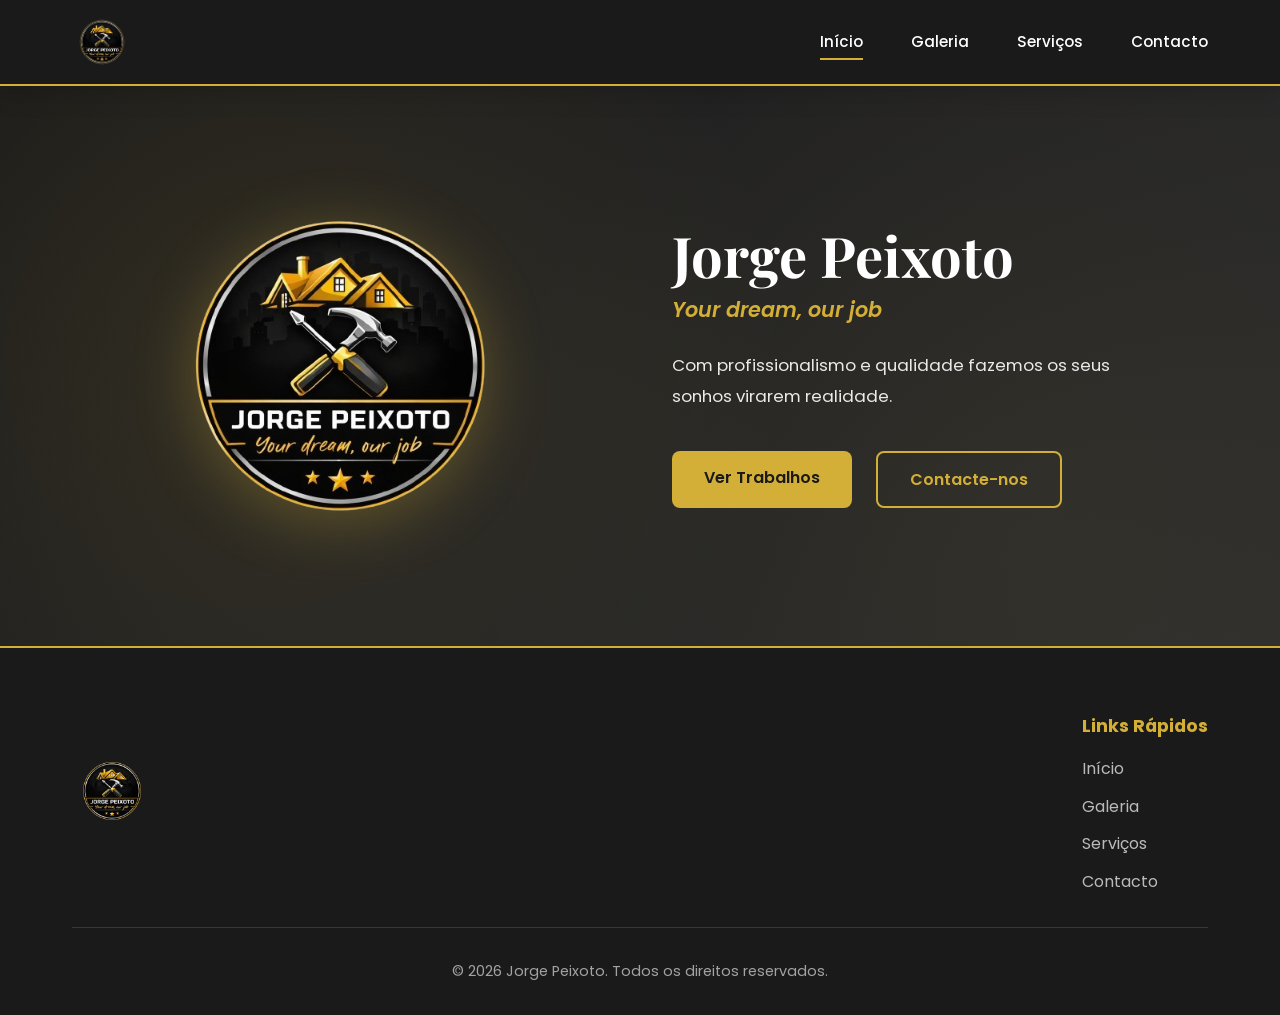
<file: index.html>
<!DOCTYPE html>
<html lang="pt-PT">
<head>
    <meta charset="UTF-8">
    <meta name="viewport" content="width=device-width, initial-scale=1.0">
    <title>Jorge Peixoto - Remodelações</title>
    <link rel="stylesheet" href="css/style.css">
    <link rel="preconnect" href="https://fonts.googleapis.com">
    <link rel="preconnect" href="https://fonts.gstatic.com" crossorigin>
    <link href="https://fonts.googleapis.com/css2?family=Playfair+Display:wght@600;700&family=Poppins:wght@300;400;500;600;700&display=swap" rel="stylesheet">
</head>
<body>
    <!-- Navigation -->
    <nav class="navbar">
        <div class="nav-container">
            <a href="index.html" class="nav-logo">
                <img src="images/logo.png" alt="Jorge Peixoto Logo" class="logo-img">
            </a>
            <ul class="nav-menu" id="navMenu">
                <li><a href="index.html" class="nav-link active">Início</a></li>
                <li><a href="galeria.html" class="nav-link">Galeria</a></li>
                <li><a href="servicos.html" class="nav-link">Serviços</a></li>
                <li><a href="contacto.html" class="nav-link">Contacto</a></li>
            </ul>
            <div class="hamburger" id="hamburger">
                <span></span>
                <span></span>
                <span></span>
            </div>
        </div>
    </nav>

    <!-- Hero Section -->
    <section class="hero">
        <div class="hero-content">
            <div class="hero-logo">
                <img src="images/logo.png" alt="Jorge Peixoto" class="hero-logo-img">
            </div>
            <div class="hero-text">
                <h1>Jorge Peixoto</h1>
                <p class="tagline">Your dream, our job</p>
                <p class="description">Com profissionalismo e qualidade fazemos os seus sonhos virarem realidade.</p>
                <div class="hero-buttons">
                    <a href="galeria.html" class="btn btn-primary">Ver Trabalhos</a>
                    <a href="contacto.html" class="btn btn-secondary">Contacte-nos</a>
                </div>
            </div>
        </div>
    </section>



    <!-- Footer -->
    <footer class="footer">
        <div class="container">
            <div class="footer-content">
                <div class="footer-section">
                    <img src="images/logo.png" alt="Jorge Peixoto" class="footer-logo">
                </div>
                <div class="footer-section">
                    <h4>Links Rápidos</h4>
                    <ul>
                        <li><a href="index.html">Início</a></li>
                        <li><a href="galeria.html">Galeria</a></li>
                        <li><a href="servicos.html">Serviços</a></li>
                        <li><a href="contacto.html">Contacto</a></li>
                    </ul>
                </div>

            </div>
            <div class="footer-bottom">
                <p>&copy; 2026 Jorge Peixoto. Todos os direitos reservados.</p>
            </div>
        </div>
    </footer>

    <script src="js/script.js"></script>
</body>
</html>
</file>
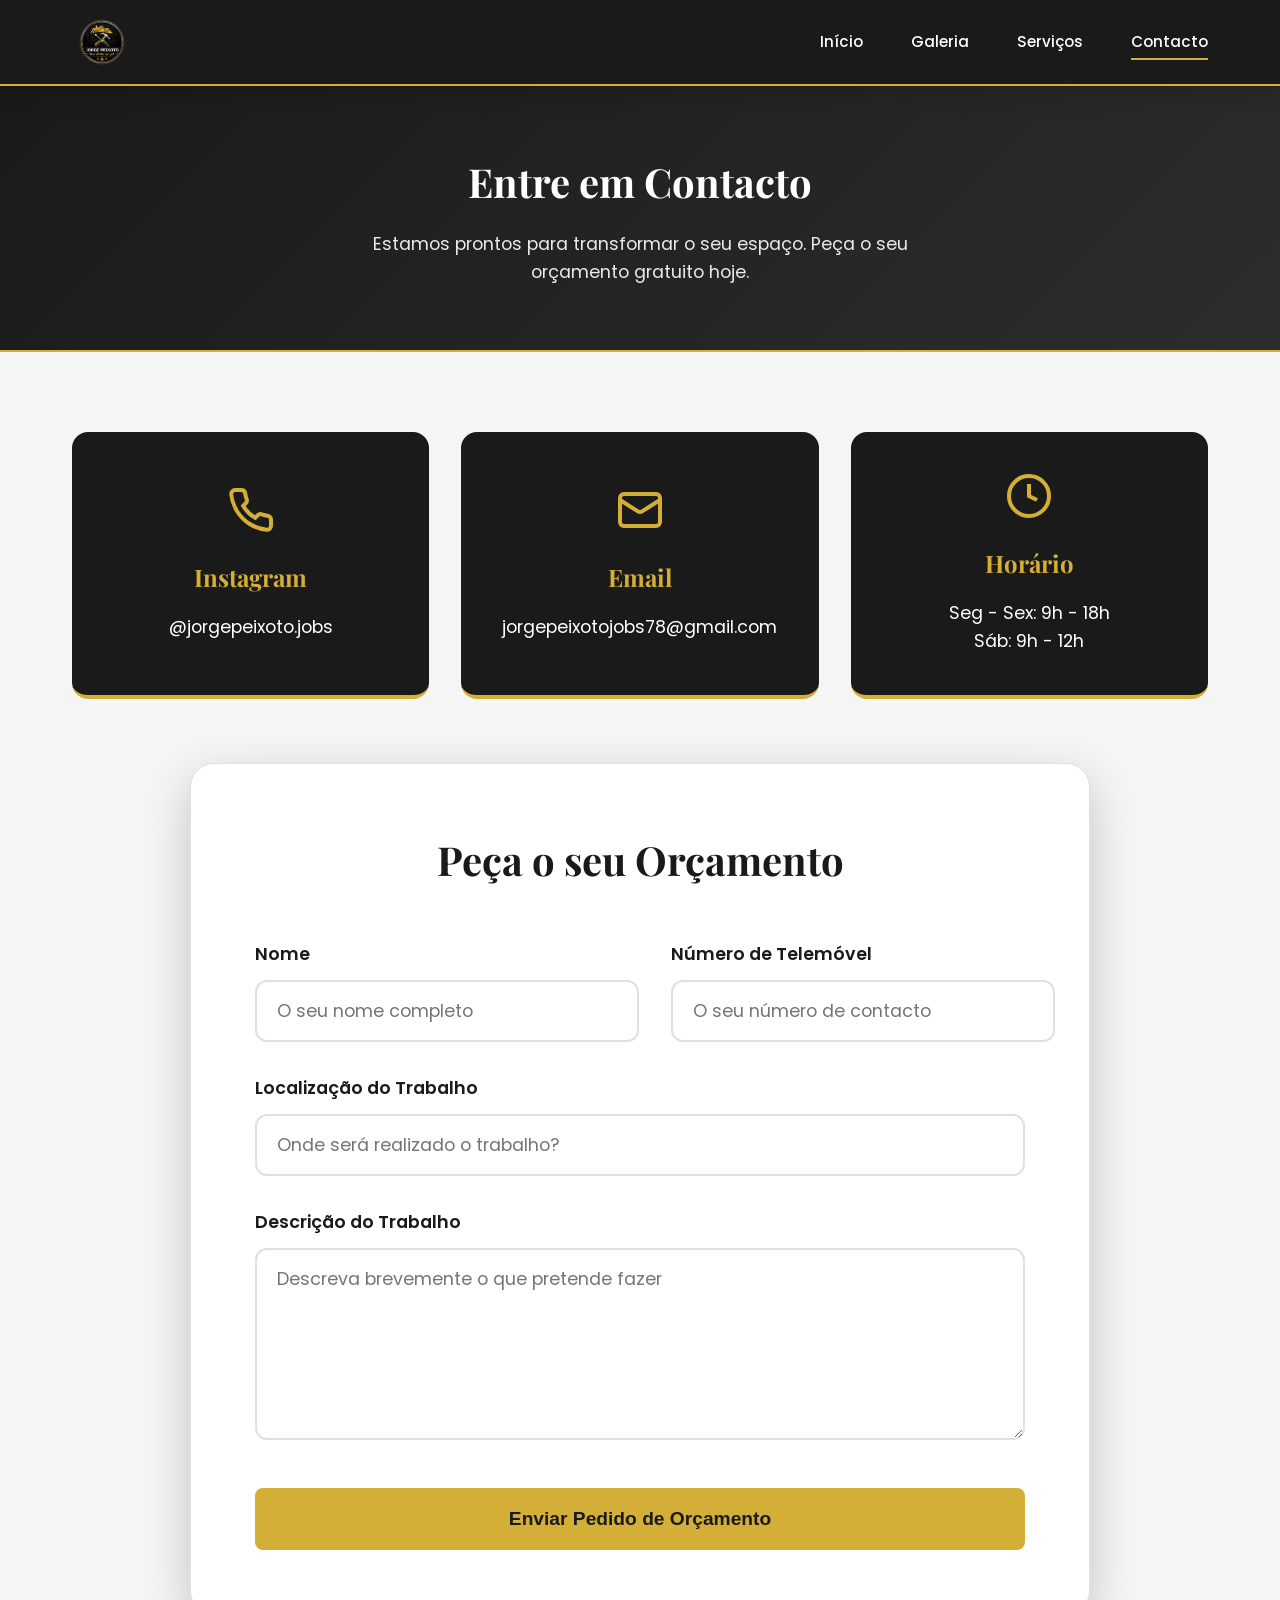
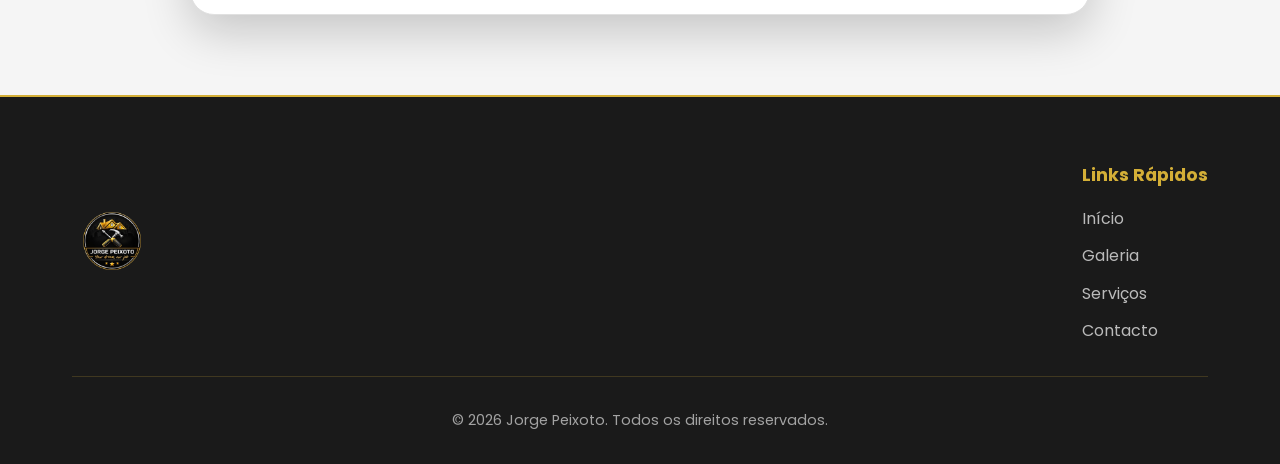
<file: contacto.html>
<!DOCTYPE html>
<html lang="pt-PT">
<head>
    <meta charset="UTF-8">
    <meta name="viewport" content="width=device-width, initial-scale=1.0">
    <title>Contacto - Jorge Peixoto</title>
    <link rel="stylesheet" href="css/style.css">
    <link rel="preconnect" href="https://fonts.googleapis.com">
    <link rel="preconnect" href="https://fonts.gstatic.com" crossorigin>
    <link href="https://fonts.googleapis.com/css2?family=Playfair+Display:wght@600;700&family=Poppins:wght@300;400;500;600;700&display=swap" rel="stylesheet">
</head>
<body>
    <!-- Navigation -->
    <nav class="navbar">
        <div class="nav-container">
            <a href="index.html" class="nav-logo">
                <img src="images/logo.png" alt="Jorge Peixoto Logo" class="logo-img">
            </a>
            <ul class="nav-menu" id="navMenu">
                <li><a href="index.html" class="nav-link">Início</a></li>
                <li><a href="galeria.html" class="nav-link">Galeria</a></li>
                <li><a href="servicos.html" class="nav-link">Serviços</a></li>
                <li><a href="contacto.html" class="nav-link active">Contacto</a></li>
            </ul>
            <div class="hamburger" id="hamburger">
                <span></span>
                <span></span>
                <span></span>
            </div>
        </div>
    </nav>

    <!-- Page Header -->
    <section class="page-header">
        <div class="container">
            <h1>Entre em Contacto</h1>
            <p>Estamos prontos para transformar o seu espaço. Peça o seu orçamento gratuito hoje.</p>
        </div>
    </section>

    <!-- Contact Section -->
    <section class="contact-section-new">
        <div class="container">
            <!-- Contact Info Cards -->
            <div class="contact-info-grid">
                <div class="info-card">
                    <div class="info-icon">
                        <svg viewBox="0 0 24 24" fill="none" stroke="currentColor" stroke-width="2">
                            <path d="M22 16.92v3a2 2 0 0 1-2.18 2 19.79 19.79 0 0 1-8.63-3.07 19.5 19.5 0 0 1-6-6 19.79 19.79 0 0 1-3.07-8.67A2 2 0 0 1 4.11 2h3a2 2 0 0 1 2 1.72 12.84 12.84 0 0 0 .7 2.81 2 2 0 0 1-.45 2.11L8.09 9.91a16 16 0 0 0 6 6l1.27-1.27a2 2 0 0 1 2.11-.45 12.84 12.84 0 0 0 2.81.7A2 2 0 0 1 22 16.92z"/>
                        </svg>
                    </div>
                    <h3>Instagram</h3>
                    <a href="https://www.instagram.com/jorgepeixoto.jobs" target="_blank">@jorgepeixoto.jobs</a>
                </div>
                <div class="info-card">
                    <div class="info-icon">
                        <svg viewBox="0 0 24 24" fill="none" stroke="currentColor" stroke-width="2">
                            <rect x="2" y="4" width="20" height="16" rx="2"/>
                            <path d="m22 7-8.97 5.7a1.94 1.94 0 0 1-2.06 0L2 7"/>
                        </svg>
                    </div>
                    <h3>Email</h3>
                    <a href="mailto:jorgepeixotojobs78@gmail.com">jorgepeixotojobs78@gmail.com</a>
                </div>
                <div class="info-card">
                    <div class="info-icon">
                        <svg viewBox="0 0 24 24" fill="none" stroke="currentColor" stroke-width="2">
                            <circle cx="12" cy="12" r="10"/>
                            <polyline points="12 6 12 12 16 14"/>
                        </svg>
                    </div>
                    <h3>Horário</h3>
                    <p>Seg - Sex: 9h - 18h<br>Sáb: 9h - 12h</p>
                </div>
            </div>

            <!-- Centered Form -->
            <div class="form-container-centered">
                <h2>Peça o seu Orçamento</h2>
                <form action="https://formspree.io/f/xojglyzo" method="POST" class="contact-form-large" id="contactForm">
                    <!-- Dynamic Subject Line for Formspree -->
                    <input type="hidden" name="_subject" id="emailSubject" value="Novo Pedido de Orçamento">
                    
                    <div class="form-row">
                        <div class="form-group">
                            <label for="name">Nome</label>
                            <input type="text" id="name" name="Nome" placeholder="O seu nome completo" required>
                        </div>
                        <div class="form-group">
                            <label for="phone">Número de Telemóvel</label>
                            <input type="tel" id="phone" name="Telefone" placeholder="O seu número de contacto" required>
                        </div>
                    </div>
                    <div class="form-group">
                        <label for="location">Localização do Trabalho</label>
                        <input type="text" id="location" name="Localizacao" placeholder="Onde será realizado o trabalho?" required>
                    </div>
                    <div class="form-group">
                        <label for="description">Descrição do Trabalho</label>
                        <textarea id="description" name="Descricao" rows="6" placeholder="Descreva brevemente o que pretende fazer" required></textarea>
                    </div>
                    <!-- Honeypot for spam filtration -->
                    <input type="text" name="_gotcha" style="display:none">
                    <button type="submit" class="btn btn-primary btn-large">Enviar Pedido de Orçamento</button>
                </form>
            </div>
        </div>
    </section>

    <!-- Footer -->
    <footer class="footer">
        <div class="container">
            <div class="footer-content">
                <div class="footer-section">
                    <img src="images/logo.png" alt="Jorge Peixoto" class="footer-logo">
                </div>
                <div class="footer-section">
                    <h4>Links Rápidos</h4>
                    <ul>
                        <li><a href="index.html">Início</a></li>
                        <li><a href="galeria.html">Galeria</a></li>
                        <li><a href="servicos.html">Serviços</a></li>
                        <li><a href="contacto.html">Contacto</a></li>
                    </ul>
                </div>
            </div>
            <div class="footer-bottom">
                <p>&copy; 2026 Jorge Peixoto. Todos os direitos reservados.</p>
            </div>
        </div>
    </footer>

    <script src="js/script.js"></script>
</body>
</html>
</file>
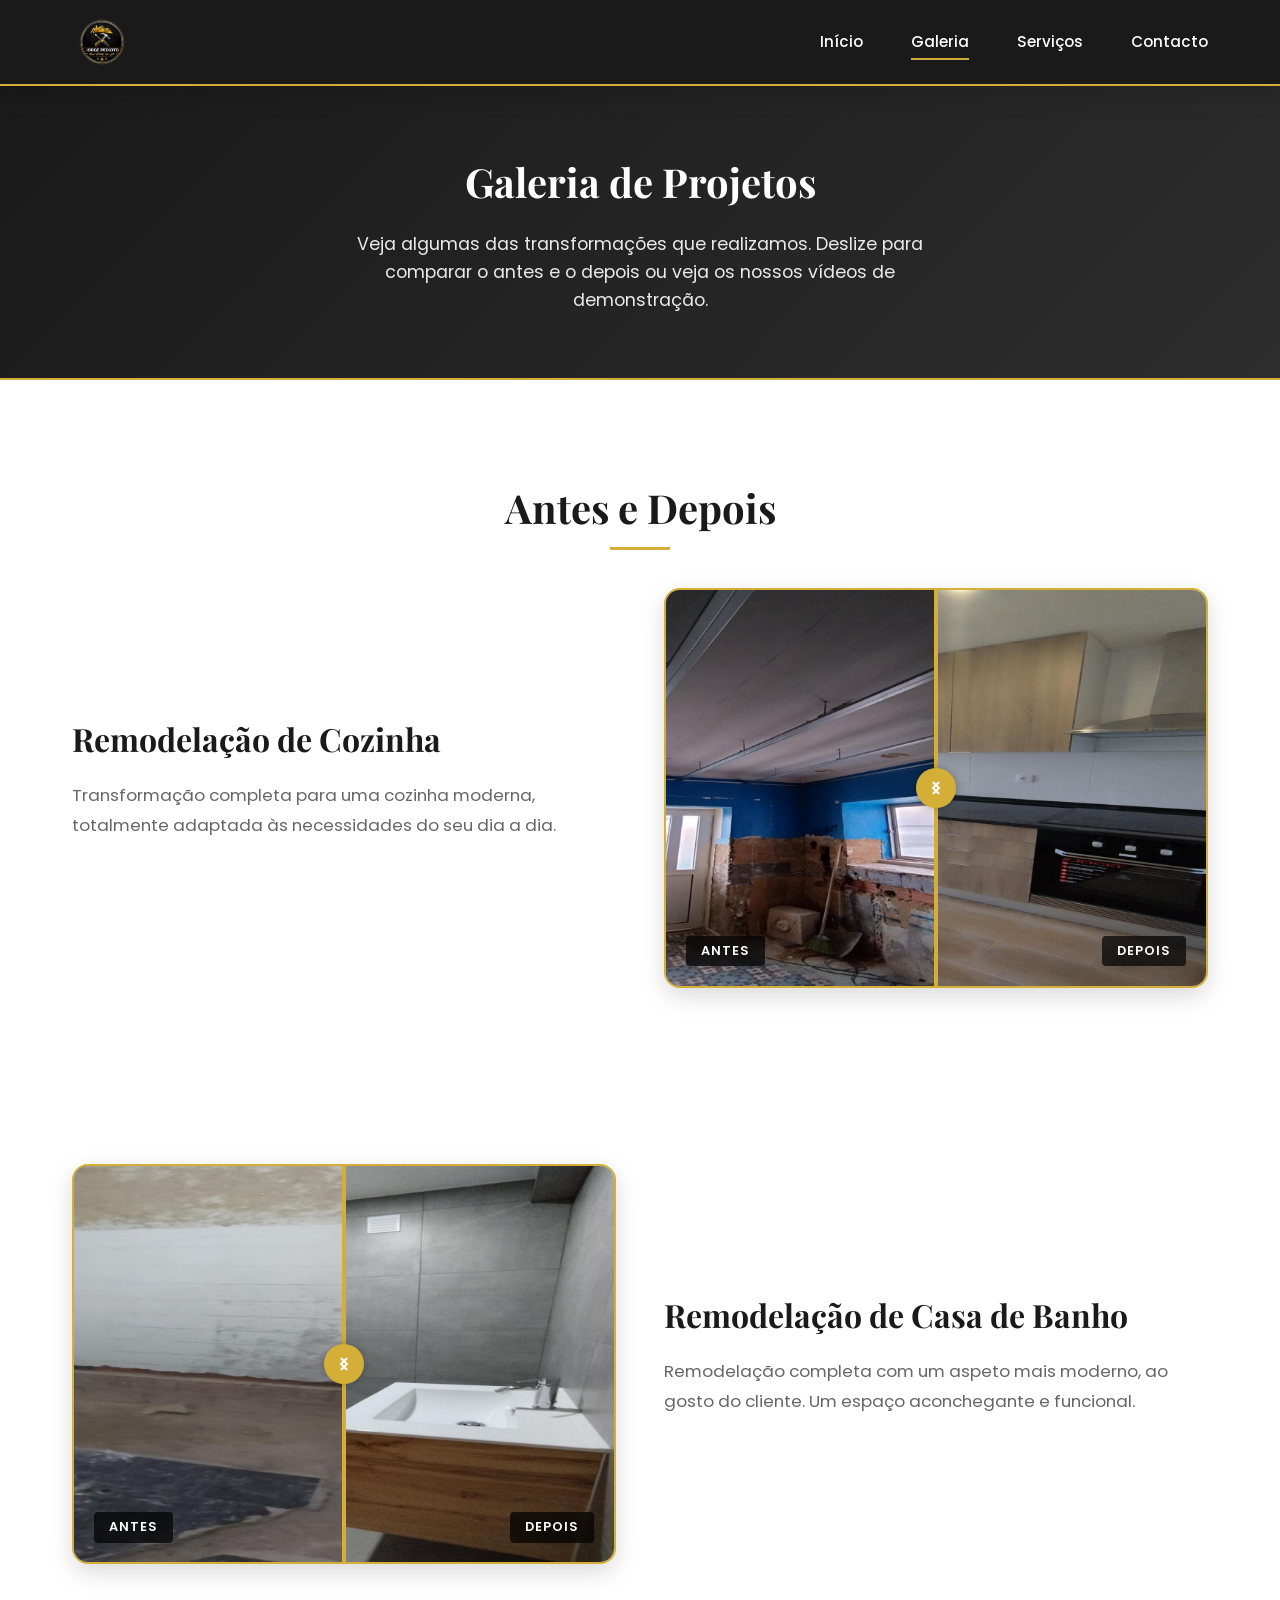
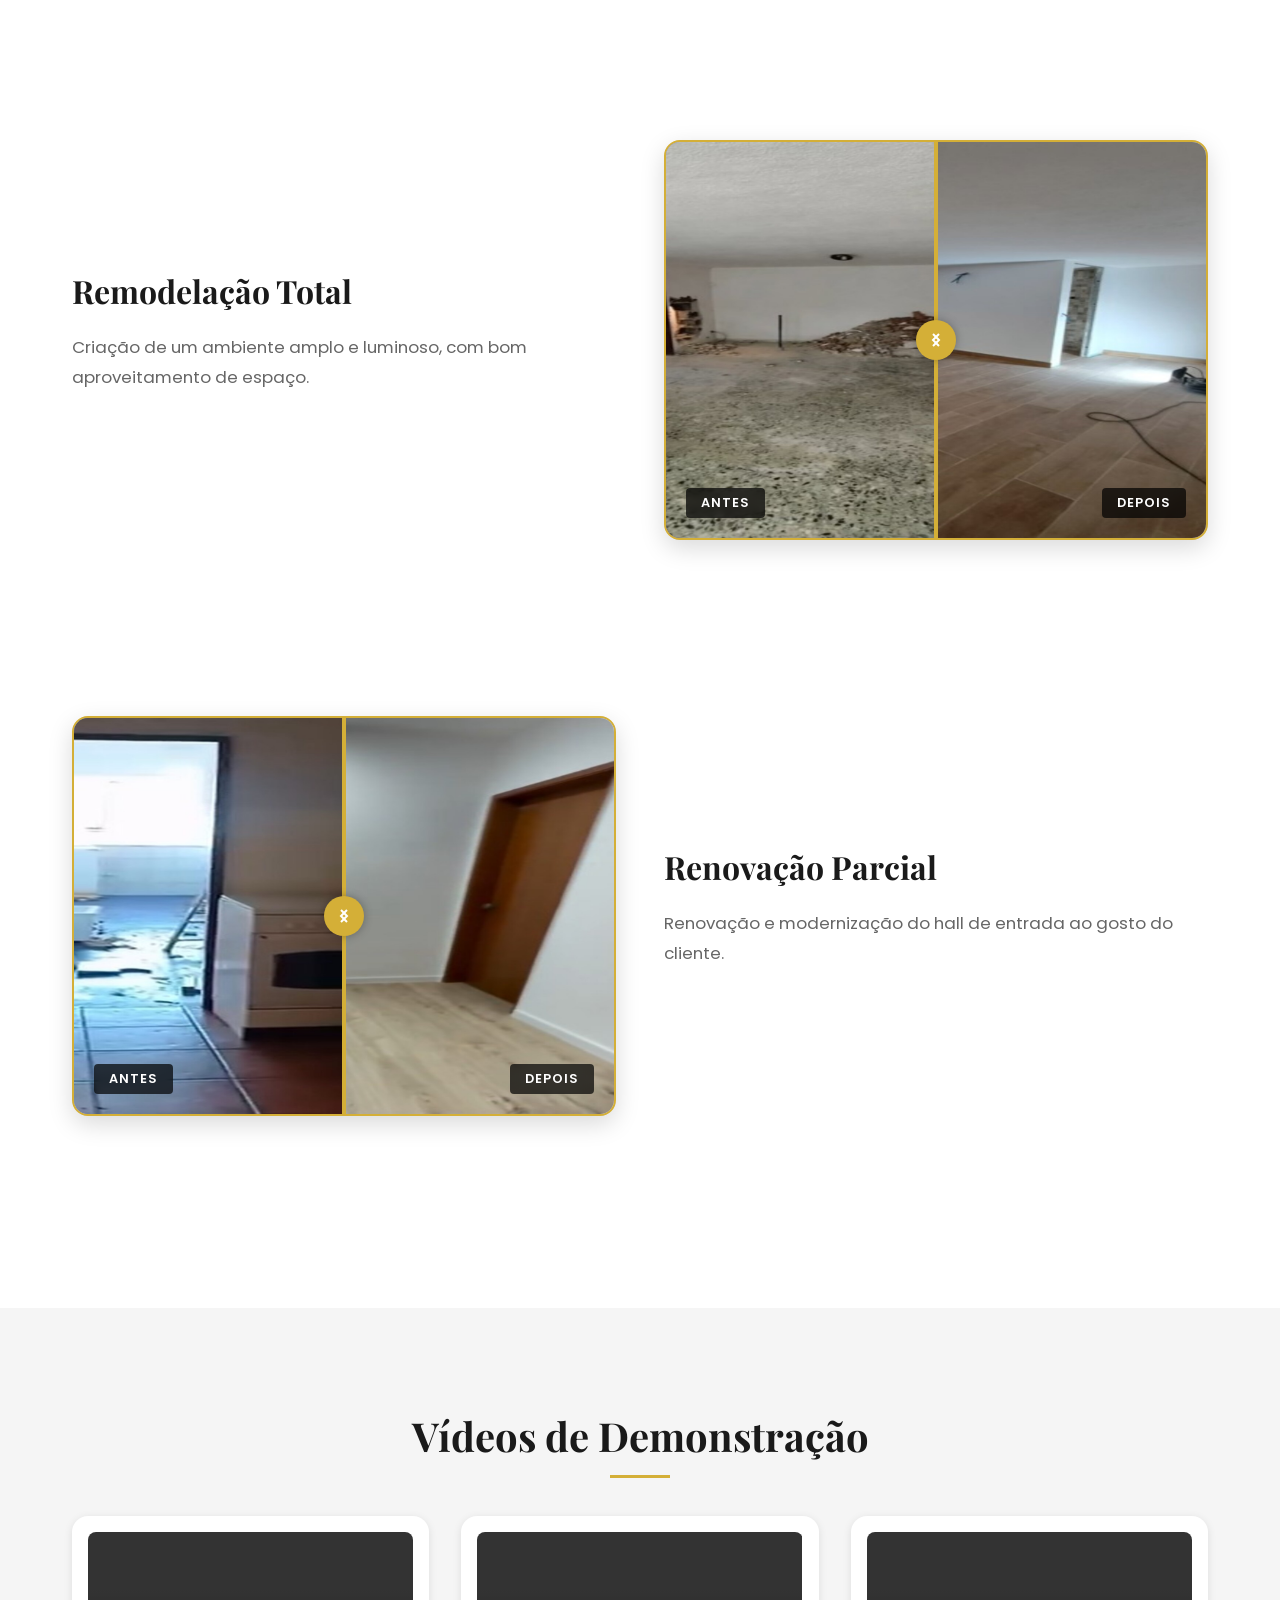
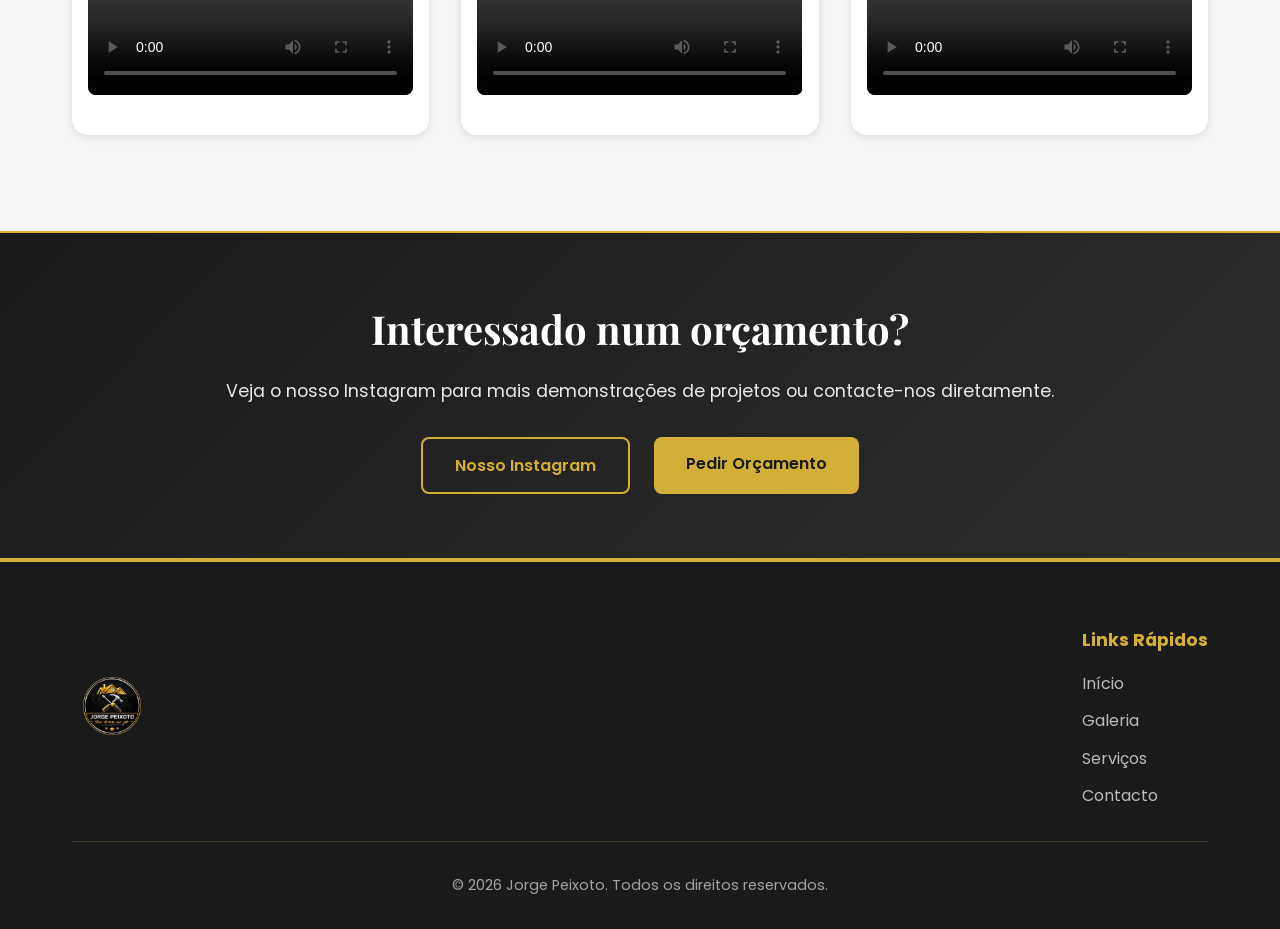
<file: galeria.html>
<!DOCTYPE html>
<html lang="pt-PT">
<head>
    <meta charset="UTF-8">
    <meta name="viewport" content="width=device-width, initial-scale=1.0">
    <title>Galeria - Jorge Peixoto</title>
    <link rel="stylesheet" href="css/style.css">
    <link rel="preconnect" href="https://fonts.googleapis.com">
    <link rel="preconnect" href="https://fonts.gstatic.com" crossorigin>
    <link href="https://fonts.googleapis.com/css2?family=Playfair+Display:wght@600;700&family=Poppins:wght@300;400;500;600;700&display=swap" rel="stylesheet">
</head>
<body>
    <!-- Navigation -->
    <nav class="navbar">
        <div class="nav-container">
            <a href="index.html" class="nav-logo">
                <img src="images/logo.png" alt="Jorge Peixoto Logo" class="logo-img">
            </a>
            <ul class="nav-menu" id="navMenu">
                <li><a href="index.html" class="nav-link">Início</a></li>
                <li><a href="galeria.html" class="nav-link active">Galeria</a></li>
                <li><a href="servicos.html" class="nav-link">Serviços</a></li>
                <li><a href="contacto.html" class="nav-link">Contacto</a></li>
            </ul>
            <div class="hamburger" id="hamburger">
                <span></span>
                <span></span>
                <span></span>
            </div>
        </div>
    </nav>

    <!-- Page Header -->
    <section class="page-header">
        <div class="container">
            <h1>Galeria de Projetos</h1>
            <p>Veja algumas das transformações que realizamos. Deslize para comparar o antes e o depois ou veja os nossos vídeos de demonstração.</p>
        </div>
    </section>

    <!-- Gallery Section - Images -->
    <section class="gallery">
        <div class="container">
            <h2 class="section-title">Antes e Depois</h2>
            <div class="gallery-grid">
                
                <!-- Project 1: Kitchen -->
                <div class="gallery-item">
                    <div class="gallery-text">
                        <h3>Remodelação de Cozinha</h3>
                        <p>Transformação completa para uma cozinha moderna, totalmente adaptada às necessidades do seu dia a dia.</p>
                    </div>
                    <div class="before-after-slider" id="slider1">
                        <img src="images/kitchen-after.jpg" alt="Depois" class="slider-after">
                        <div class="slider-before-container">
                            <img src="images/kitchen-before.jpg" alt="Antes" class="slider-before">
                        </div>
                        <div class="slider-handle">
                            <div class="slider-thumb">
                                <svg width="24" height="24" viewBox="0 0 24 24" fill="none" stroke="white" stroke-width="2">
                                    <polyline points="15 18 9 12 15 6"></polyline>
                                    <polyline points="9 18 15 12 9 6"></polyline>
                                </svg>
                            </div>
                        </div>
                        <span class="slider-label before">Antes</span>
                        <span class="slider-label after">Depois</span>
                    </div>
                </div>

                <!-- Project 2: Bathroom -->
                <div class="gallery-item reverse">
                    <div class="gallery-text">
                        <h3>Remodelação de Casa de Banho</h3>
                        <p>Remodelação completa com um aspeto mais moderno, ao gosto do cliente. Um espaço aconchegante e funcional.</p>
                    </div>
                    <div class="before-after-slider" id="slider2">
                        <img src="images/bathroom-after.jpg" alt="Depois" class="slider-after">
                        <div class="slider-before-container">
                            <img src="images/bathroom-before.jpg" alt="Antes" class="slider-before">
                        </div>
                        <div class="slider-handle">
                            <div class="slider-thumb">
                                <svg width="24" height="24" viewBox="0 0 24 24" fill="none" stroke="white" stroke-width="2">
                                    <polyline points="15 18 9 12 15 6"></polyline>
                                    <polyline points="9 18 15 12 9 6"></polyline>
                                </svg>
                            </div>
                        </div>
                        <span class="slider-label before">Antes</span>
                        <span class="slider-label after">Depois</span>
                    </div>
                </div>

                <!-- Project 3: Living Room -->
                <div class="gallery-item">
                    <div class="gallery-text">
                        <h3>Remodelação Total</h3>
                        <p>Criação de um ambiente amplo e luminoso, com bom aproveitamento de espaço.</p>
                    </div>
                    <div class="before-after-slider" id="slider3">
                        <img src="images/living-room-after.jpg" alt="Depois" class="slider-after">
                        <div class="slider-before-container">
                            <img src="images/living-room-before.jpg" alt="Antes" class="slider-before">
                        </div>
                        <div class="slider-handle">
                            <div class="slider-thumb">
                                <svg width="24" height="24" viewBox="0 0 24 24" fill="none" stroke="white" stroke-width="2">
                                    <polyline points="15 18 9 12 15 6"></polyline>
                                    <polyline points="9 18 15 12 9 6"></polyline>
                                </svg>
                            </div>
                        </div>
                        <span class="slider-label before">Antes</span>
                        <span class="slider-label after">Depois</span>
                    </div>
                </div>

                <!-- Project 4: Bedroom -->
                <div class="gallery-item reverse">
                    <div class="gallery-text">
                        <h3>Renovação Parcial</h3>
                        <p>Renovação e modernização do hall de entrada ao gosto do cliente.</p>
                    </div>
                    <div class="before-after-slider" id="slider4">
                        <img src="images/bedroom-after.jpg" alt="Depois" class="slider-after">
                        <div class="slider-before-container">
                            <img src="images/bedroom-before.jpg" alt="Antes" class="slider-before">
                        </div>
                        <div class="slider-handle">
                            <div class="slider-thumb">
                                <svg width="24" height="24" viewBox="0 0 24 24" fill="none" stroke="white" stroke-width="2">
                                    <polyline points="15 18 9 12 15 6"></polyline>
                                    <polyline points="9 18 15 12 9 6"></polyline>
                                </svg>
                            </div>
                        </div>
                        <span class="slider-label before">Antes</span>
                        <span class="slider-label after">Depois</span>
                    </div>
                </div>

            </div>
        </div>
    </section>

    <!-- Gallery Section - Videos -->
    <section class="video-gallery">
        <div class="container">
            <h2 class="section-title">Vídeos de Demonstração</h2>
            <div class="video-grid">
                <div class="video-item">
                    <video controls>
                        <source src="videos/renovation1.mp4" type="video/mp4">
                        O seu navegador não suporta vídeos.
                    </video>
                </div>
                <div class="video-item">
                    <video controls>
                        <source src="videos/renovation2.mp4" type="video/mp4">
                        O seu navegador não suporta vídeos.
                    </video>
                </div>
                <div class="video-item">
                    <video controls>
                        <source src="videos/renovation3.mp4" type="video/mp4">
                        O seu navegador não suporta vídeos.
                    </video>
                </div>
            </div>
        </div>
    </section>

    <!-- CTA Section -->
    <section class="cta-section">
        <div class="container">
            <h2>Interessado num orçamento?</h2>
            <p>Veja o nosso Instagram para mais demonstrações de projetos ou contacte-nos diretamente.</p>
            <div class="cta-buttons">
                <a href="https://www.instagram.com/jorgepeixoto.jobs" target="_blank" class="btn btn-secondary">Nosso Instagram</a>
                <a href="contacto.html" class="btn btn-primary">Pedir Orçamento</a>
            </div>
        </div>
    </section>

    <!-- Footer -->
    <footer class="footer">
        <div class="container">
            <div class="footer-content">
                <div class="footer-section">
                    <img src="images/logo.png" alt="Jorge Peixoto" class="footer-logo">
                </div>
                <div class="footer-section">
                    <h4>Links Rápidos</h4>
                    <ul>
                        <li><a href="index.html">Início</a></li>
                        <li><a href="galeria.html">Galeria</a></li>
                        <li><a href="servicos.html">Serviços</a></li>
                        <li><a href="contacto.html">Contacto</a></li>
                    </ul>
                </div>
            </div>
            <div class="footer-bottom">
                <p>&copy; 2026 Jorge Peixoto. Todos os direitos reservados.</p>
            </div>
        </div>
    </footer>

    <script src="js/script.js"></script>
</body>
</html>
</file>
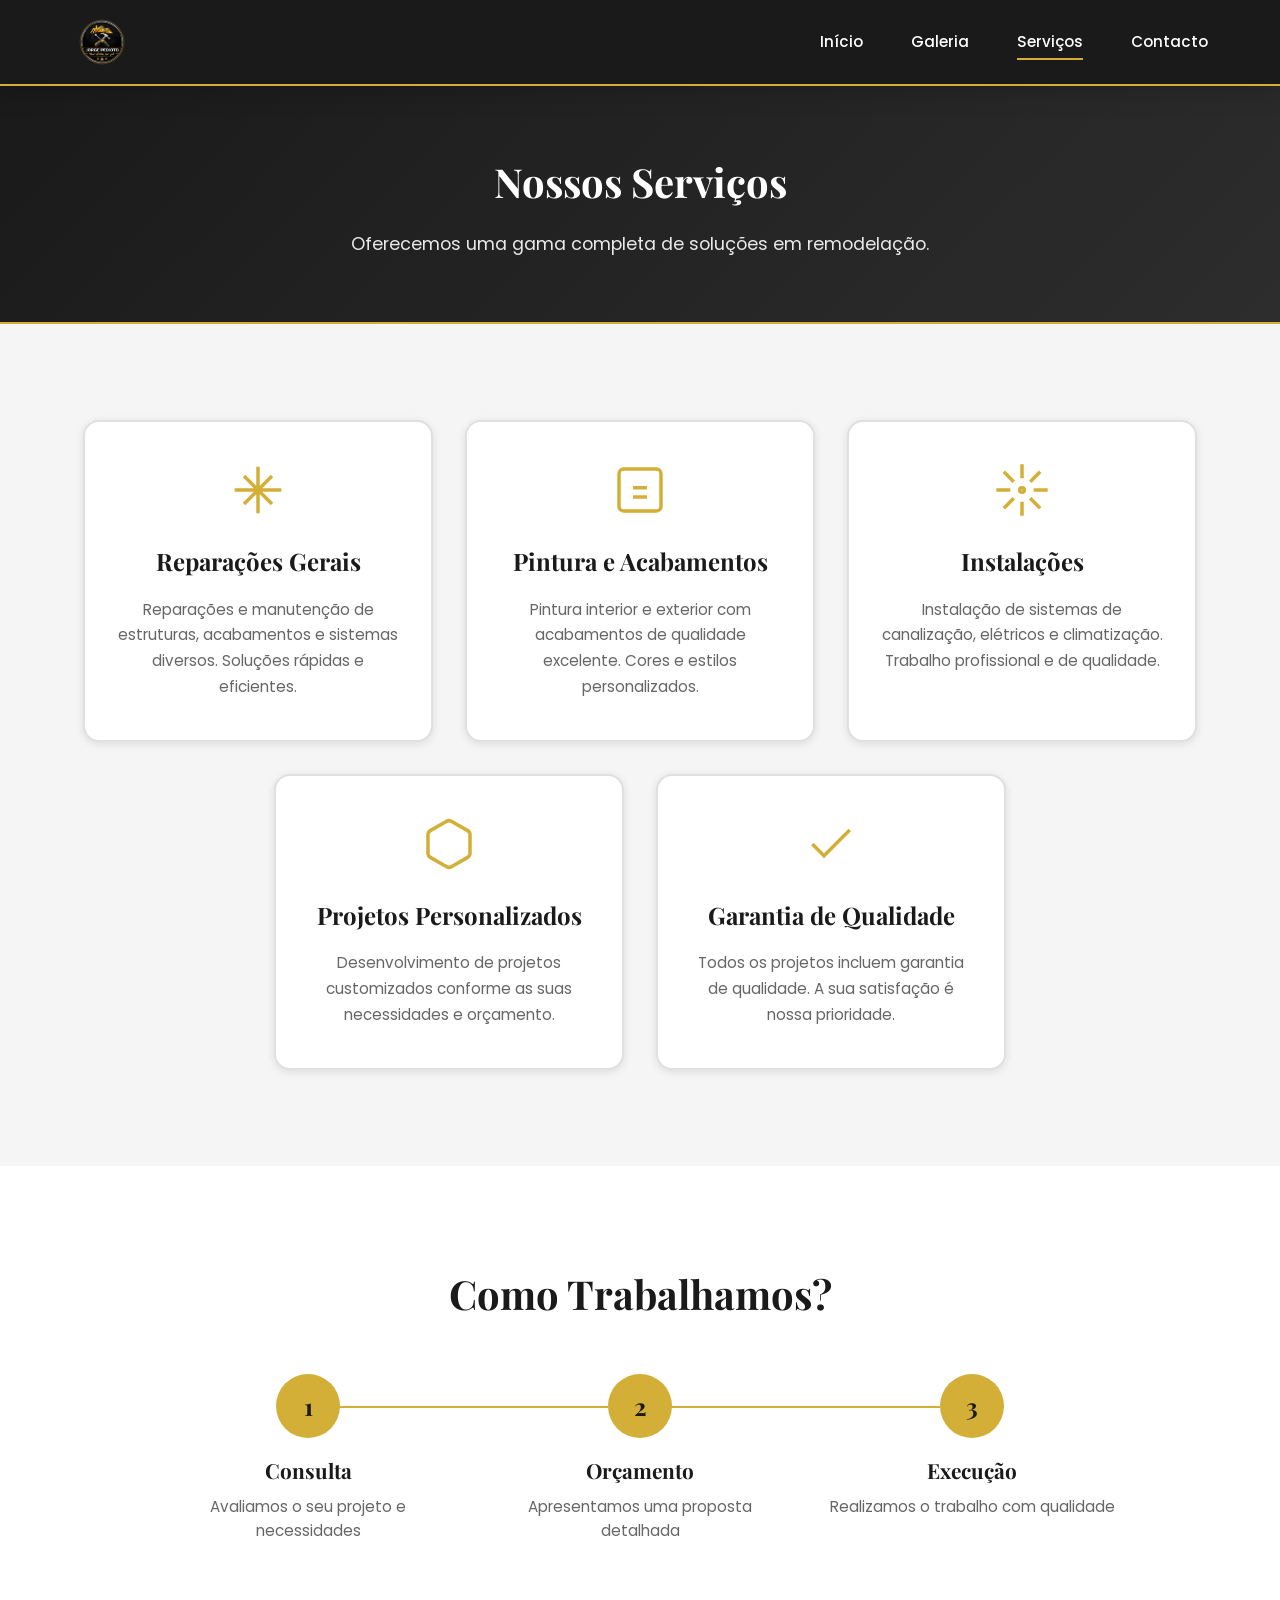
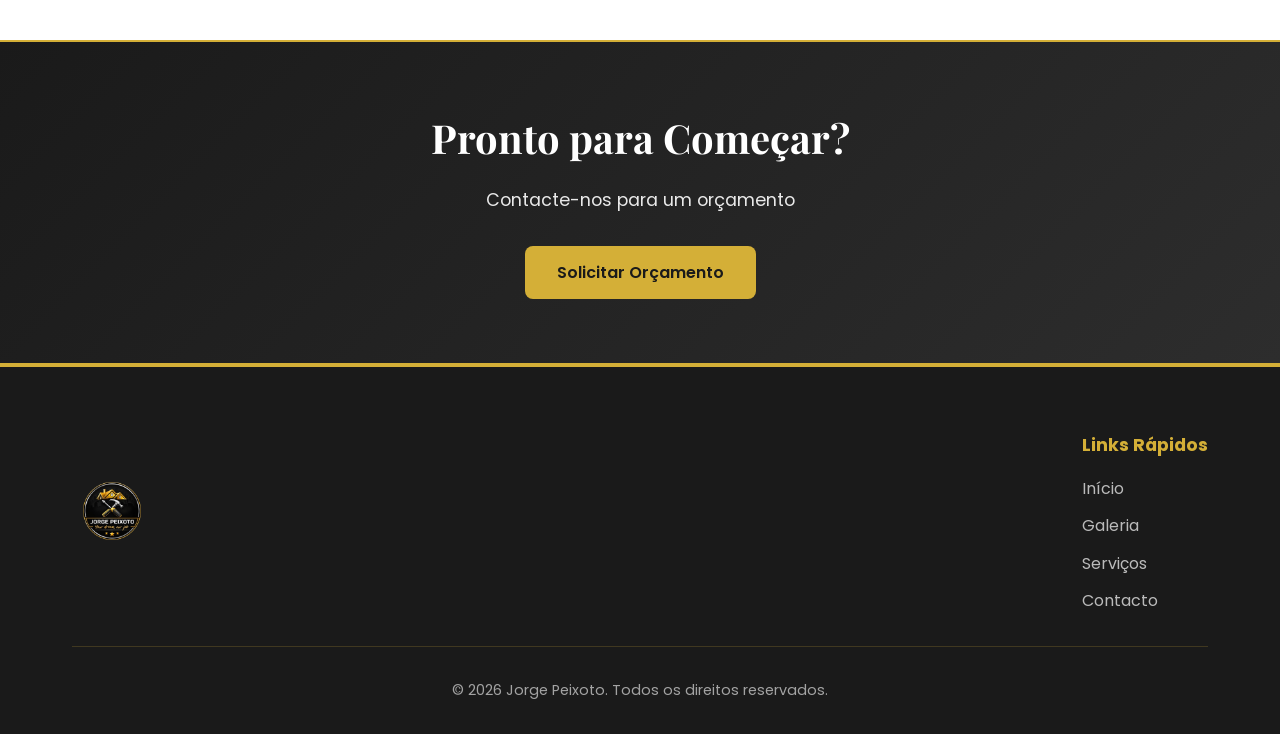
<file: servicos.html>
<!DOCTYPE html>
<html lang="pt-PT">
<head>
    <meta charset="UTF-8">
    <meta name="viewport" content="width=device-width, initial-scale=1.0">
    <title>Serviços - Jorge Peixoto</title>
    <link rel="stylesheet" href="css/style.css">
    <link rel="preconnect" href="https://fonts.googleapis.com">
    <link rel="preconnect" href="https://fonts.gstatic.com" crossorigin>
    <link href="https://fonts.googleapis.com/css2?family=Playfair+Display:wght@600;700&family=Poppins:wght@300;400;500;600;700&display=swap" rel="stylesheet">
</head>
<body>
    <!-- Navigation -->
    <nav class="navbar">
        <div class="nav-container">
            <a href="index.html" class="nav-logo">
                <img src="images/logo.png" alt="Jorge Peixoto Logo" class="logo-img">
            </a>
            <ul class="nav-menu" id="navMenu">
                <li><a href="index.html" class="nav-link">Início</a></li>
                <li><a href="galeria.html" class="nav-link">Galeria</a></li>
                <li><a href="servicos.html" class="nav-link active">Serviços</a></li>
                <li><a href="contacto.html" class="nav-link">Contacto</a></li>
            </ul>
            <div class="hamburger" id="hamburger">
                <span></span>
                <span></span>
                <span></span>
            </div>
        </div>
    </nav>

    <!-- Page Header -->
    <section class="page-header">
        <div class="container">
            <h1>Nossos Serviços</h1>
            <p>Oferecemos uma gama completa de soluções em remodelação.</p>
        </div>
    </section>

    <!-- Services Section -->
    <section class="services">
        <div class="container">
            <div class="services-grid">
                <div class="service-card">
                    <div class="service-icon">
                        <svg viewBox="0 0 24 24" fill="none" stroke="currentColor" stroke-width="2">
                            <path d="M12 2v20M2 12h20M6 6l12 12M18 6l-12 12"/>
                        </svg>
                    </div>
                    <h3>Reparações Gerais</h3>
                    <p>Reparações e manutenção de estruturas, acabamentos e sistemas diversos. Soluções rápidas e eficientes.</p>
                </div>

                <div class="service-card">
                    <div class="service-icon">
                        <svg viewBox="0 0 24 24" fill="none" stroke="currentColor" stroke-width="2">
                            <rect x="3" y="3" width="18" height="18" rx="2"/>
                            <path d="M9 11h6M9 15h6"/>
                        </svg>
                    </div>
                    <h3>Pintura e Acabamentos</h3>
                    <p>Pintura interior e exterior com acabamentos de qualidade excelente. Cores e estilos personalizados.</p>
                </div>

                <div class="service-card">
                    <div class="service-icon">
                        <svg viewBox="0 0 24 24" fill="none" stroke="currentColor" stroke-width="2">
                            <circle cx="12" cy="12" r="1"/>
                            <path d="M12 1v6M12 17v6M4.22 4.22l4.24 4.24M15.54 15.54l4.24 4.24M1 12h6M17 12h6M4.22 19.78l4.24-4.24M15.54 8.46l4.24-4.24"/>
                        </svg>
                    </div>
                    <h3>Instalações</h3>
                    <p>Instalação de sistemas de canalização, elétricos e climatização. Trabalho profissional e de qualidade.</p>
                </div>

                <div class="service-card">
                    <div class="service-icon">
                        <svg viewBox="0 0 24 24" fill="none" stroke="currentColor" stroke-width="2">
                            <path d="M21 16V8a2 2 0 0 0-1-1.73l-7-4a2 2 0 0 0-2 0l-7 4A2 2 0 0 0 3 8v8a2 2 0 0 0 1 1.73l7 4a2 2 0 0 0 2 0l7-4A2 2 0 0 0 21 16z"/>
                        </svg>
                    </div>
                    <h3>Projetos Personalizados</h3>
                    <p>Desenvolvimento de projetos customizados conforme as suas necessidades e orçamento.</p>
                </div>

                <div class="service-card">
                    <div class="service-icon">
                        <svg viewBox="0 0 24 24" fill="none" stroke="currentColor" stroke-width="2">
                            <polyline points="20 6 9 17 4 12"></polyline>
                        </svg>
                    </div>
                    <h3>Garantia de Qualidade</h3>
                    <p>Todos os projetos incluem garantia de qualidade. A sua satisfação é nossa prioridade.</p>
                </div>

            </div>
        </div>
    </section>

    <!-- Process Section -->
    <section class="process">
        <div class="container">
            <h2>Como Trabalhamos?</h2>
            <div class="process-grid">
                <div class="process-step">
                    <div class="step-number">1</div>
                    <h3>Consulta</h3>
                    <p>Avaliamos o seu projeto e necessidades</p>
                </div>
                <div class="process-step">
                    <div class="step-number">2</div>
                    <h3>Orçamento</h3>
                    <p>Apresentamos uma proposta detalhada</p>
                </div>
                <div class="process-step">
                    <div class="step-number">3</div>
                    <h3>Execução</h3>
                    <p>Realizamos o trabalho com qualidade</p>
                </div>
            </div>
        </div>
    </section>

    <!-- CTA Section -->
    <section class="cta-section">
        <div class="container">
            <h2>Pronto para Começar?</h2>
            <p>Contacte-nos para um orçamento</p>
            <a href="contacto.html" class="btn btn-primary">Solicitar Orçamento</a>
        </div>
    </section>

    <!-- Footer -->
    <footer class="footer">
        <div class="container">
            <div class="footer-content">
                <div class="footer-section">
                    <img src="images/logo.png" alt="Jorge Peixoto" class="footer-logo">
                </div>
                <div class="footer-section">
                    <h4>Links Rápidos</h4>
                    <ul>
                        <li><a href="index.html">Início</a></li>
                        <li><a href="galeria.html">Galeria</a></li>
                        <li><a href="servicos.html">Serviços</a></li>
                        <li><a href="contacto.html">Contacto</a></li>
                    </ul>
                </div>

            </div>
            <div class="footer-bottom">
                <p>&copy; 2026 Jorge Peixoto. Todos os direitos reservados.</p>
            </div>
        </div>
    </footer>

    <script src="js/script.js"></script>
</body>
</html>
</file>
<file: css/style.css>
/* ============================================
   JORGE PEIXOTO - REMODELAÇÕES & CONSTRUÇÃO
   Design Based on Logo: Black + Gold
   ============================================ */

/* Root Variables - Based on Logo Colors */
:root {
    --primary-black: #1a1a1a;
    --primary-dark: #2d2d2d;
    --gold: #d4af37;
    --gold-light: #e8c547;
    --text: #333333;
    --text-light: #666666;
    --text-lighter: #999999;
    --bg-white: #ffffff;
    --bg-light: #f5f5f5;
    --border: #e0e0e0;
    --shadow-sm: 0 2px 8px rgba(0, 0, 0, 0.1);
    --shadow-md: 0 8px 24px rgba(0, 0, 0, 0.15);
    --shadow-lg: 0 16px 48px rgba(0, 0, 0, 0.2);
    
    --font-display: 'Playfair Display', serif;
    --font-body: 'Poppins', sans-serif;
    
    --transition: all 0.3s cubic-bezier(0.4, 0, 0.2, 1);
}

/* ============================================
   RESET & BASE STYLES
   ============================================ */

* {
    margin: 0;
    padding: 0;
    box-sizing: border-box;
}

html {
    scroll-behavior: smooth;
}

body {
    font-family: var(--font-body);
    color: var(--text);
    background-color: var(--bg-white);
    line-height: 1.6;
    overflow-x: hidden;
}

.container {
    max-width: 1200px;
    margin: 0 auto;
    padding: 0 2rem;
}

@media (max-width: 768px) {
    .container {
        padding: 0 1.5rem;
    }
}

@media (max-width: 480px) {
    .container {
        padding: 0 1rem;
    }
}

/* ============================================
   NAVIGATION
   ============================================ */

.navbar {
    position: sticky;
    top: 0;
    z-index: 1000;
    background: var(--primary-black);
    border-bottom: 2px solid var(--gold);
    box-shadow: var(--shadow-md);
    transition: var(--transition);
}

.nav-container {
    max-width: 1200px;
    margin: 0 auto;
    padding: 0.75rem 2rem;
    display: flex;
    justify-content: space-between;
    align-items: center;
}

.nav-logo {
    display: flex;
    align-items: center;
    text-decoration: none;
    cursor: pointer;
}

.logo-img {
    height: 60px;
    width: auto;
    transition: var(--transition);
}

.logo-img:hover {
    transform: scale(1.05);
}

.nav-menu {
    display: flex;
    list-style: none;
    gap: 3rem;
}

.nav-link {
    text-decoration: none;
    color: var(--bg-white);
    font-weight: 500;
    font-size: 0.95rem;
    position: relative;
    transition: var(--transition);
}

.nav-link::after {
    content: '';
    position: absolute;
    bottom: -8px;
    left: 0;
    width: 0;
    height: 2px;
    background: var(--gold);
    transition: var(--transition);
}

.nav-link:hover::after,
.nav-link.active::after {
    width: 100%;
}

.nav-link:hover {
    color: var(--gold);
}

.hamburger {
    display: none;
    flex-direction: column;
    gap: 5px;
    cursor: pointer;
    background: none;
    border: none;
}

.hamburger span {
    width: 25px;
    height: 2px;
    background: var(--gold);
    transition: var(--transition);
    border-radius: 2px;
}

.hamburger.active span:nth-child(1) {
    transform: rotate(45deg) translate(8px, 8px);
}

.hamburger.active span:nth-child(2) {
    opacity: 0;
}

.hamburger.active span:nth-child(3) {
    transform: rotate(-45deg) translate(7px, -7px);
}

@media (max-width: 768px) {
    .nav-menu {
        display: none;
        position: absolute;
        top: 100%;
        left: 0;
        right: 0;
        flex-direction: column;
        gap: 0;
        background: var(--primary-black);
        border-bottom: 2px solid var(--gold);
        padding: 1rem 0;
    }

    .nav-menu.active {
        display: flex;
    }

    .nav-link {
        padding: 1rem 2rem;
        border-bottom: 1px solid var(--gold);
        opacity: 0.8;
        display: block;
        width: 100%;
    }

    .nav-link::after {
        display: none !important;
    }

    /* Remove any slash separators if they exist */
    .nav-menu li::before,
    .nav-menu li::after {
        content: none !important;
        display: none !important;
    }

    .hamburger {
        display: flex;
    }

    .nav-container {
        padding: 0.75rem 1.5rem;
    }
}

/* ============================================
   HERO SECTION
   ============================================ */

.hero {
    position: relative;
    padding: 5rem 0;
    background: linear-gradient(135deg, var(--primary-black) 0%, var(--primary-dark) 100%);
    color: var(--bg-white);
    overflow: hidden;
}

.hero::before {
    content: '';
    position: absolute;
    top: 0;
    left: 0;
    right: 0;
    bottom: 0;
    background: 
        radial-gradient(circle at 20% 50%, rgba(212, 175, 55, 0.1) 0%, transparent 50%),
        radial-gradient(circle at 80% 80%, rgba(212, 175, 55, 0.05) 0%, transparent 50%);
    pointer-events: none;
}

.hero-content {
    display: grid;
    grid-template-columns: 1fr 1fr;
    gap: 4rem;
    align-items: center;
    max-width: 1200px;
    margin: 0 auto;
    padding: 0 2rem;
    position: relative;
    z-index: 1;
}

.hero-logo {
    display: flex;
    align-items: center;
    justify-content: center;
}

.hero-logo-img {
    max-width: 100%;
    height: auto;
    max-height: 400px;
    filter: drop-shadow(0 10px 30px rgba(212, 175, 55, 0.3));
    animation: float 3s ease-in-out infinite;
}

@keyframes float {
    0%, 100% { transform: translateY(0px); }
    50% { transform: translateY(-20px); }
}

.hero-text h1 {
    font-family: var(--font-display);
    font-size: 3.5rem;
    font-weight: 700;
    line-height: 1.1;
    color: var(--bg-white);
    margin-bottom: 0.5rem;
}

.tagline {
    font-size: 1.3rem;
    color: var(--gold);
    font-weight: 600;
    margin-bottom: 1.5rem;
    font-style: italic;
}

.description {
    font-size: 1.05rem;
    color: rgba(255, 255, 255, 0.9);
    line-height: 1.8;
    margin-bottom: 2.5rem;
    max-width: 500px;
}

.hero-buttons {
    display: flex;
    gap: 1.5rem;
    flex-wrap: wrap;
}

.btn {
    padding: 0.875rem 2rem;
    border-radius: 0.5rem;
    text-decoration: none;
    font-weight: 600;
    font-size: 1rem;
    border: none;
    cursor: pointer;
    transition: var(--transition);
    display: inline-block;
    text-align: center;
}

.btn-primary {
    background: var(--gold);
    color: var(--primary-black);
}

.btn-primary:hover {
    background: var(--gold-light);
    transform: translateY(-2px);
    box-shadow: 0 10px 25px rgba(212, 175, 55, 0.3);
}

.btn-secondary {
    background: transparent;
    color: var(--gold);
    border: 2px solid var(--gold);
}

.btn-secondary:hover {
    background: var(--gold);
    color: var(--primary-black);
    transform: translateY(-2px);
}

@media (max-width: 768px) {
    .hero-content {
        grid-template-columns: 1fr;
        gap: 2rem;
        padding: 0 1.5rem;
    }

    .hero {
        padding: 3rem 0;
    }

    .hero-text h1 {
        font-size: 2.5rem;
    }

    .hero-buttons {
        flex-direction: column;
    }

    .btn {
        width: 100%;
    }

    .hero-logo {
        order: -1;
    }

    .hero-logo-img {
        max-height: 250px;
    }
}

/* ============================================
   HIGHLIGHTS SECTION
   ============================================ */

.highlights {
    background: var(--bg-light);
    padding: 4rem 0;
    border-top: 2px solid var(--gold);
    border-bottom: 2px solid var(--gold);
}

.highlights-grid {
    display: grid;
    grid-template-columns: repeat(3, 1fr);
    gap: 2rem;
}

.highlight-card {
    background: var(--bg-white);
    padding: 2rem;
    border-radius: 0.75rem;
    text-align: center;
    border: 1px solid var(--border);
    transition: var(--transition);
}

.highlight-card:hover {
    transform: translateY(-5px);
    box-shadow: var(--shadow-md);
    border-color: var(--gold);
}

.highlight-icon {
    width: 3rem;
    height: 3rem;
    margin: 0 auto 1rem;
    color: var(--gold);
    display: flex;
    align-items: center;
    justify-content: center;
}

.highlight-icon svg {
    width: 100%;
    height: 100%;
    stroke-width: 1.5;
}

.highlight-card h3 {
    font-family: var(--font-display);
    font-size: 1.5rem;
    color: var(--primary-black);
    margin-bottom: 0.5rem;
}

.highlight-card p {
    color: var(--text-light);
    font-size: 0.95rem;
}

@media (max-width: 768px) {
    .highlights-grid {
        grid-template-columns: 1fr;
    }

    .highlights {
        padding: 2rem 0;
    }
}

/* ============================================
   FEATURED PROJECTS
   ============================================ */

.featured {
    padding: 6rem 0;
}

.featured h2 {
    font-family: var(--font-display);
    font-size: 2.5rem;
    color: var(--primary-black);
    margin-bottom: 3rem;
    text-align: center;
}

.featured-grid {
    display: grid;
    grid-template-columns: repeat(3, 1fr);
    gap: 2rem;
    margin-bottom: 3rem;
}

.featured-item {
    position: relative;
    overflow: hidden;
    border-radius: 1rem;
    box-shadow: var(--shadow-md);
    transition: var(--transition);
    cursor: pointer;
}

.featured-item:hover {
    transform: translateY(-8px);
    box-shadow: var(--shadow-lg);
}

.featured-item img {
    width: 100%;
    height: 250px;
    object-fit: cover;
    transition: var(--transition);
}

.featured-item:hover img {
    transform: scale(1.05);
}

.featured-item h3 {
    font-family: var(--font-display);
    font-size: 1.3rem;
    color: var(--primary-black);
    padding: 1.5rem 1.5rem 0.5rem;
}

.featured-item p {
    color: var(--text-light);
    font-size: 0.9rem;
    padding: 0 1.5rem 1.5rem;
}

.featured-cta {
    text-align: center;
}

@media (max-width: 768px) {
    .featured-grid {
        grid-template-columns: 1fr;
    }

    .featured {
        padding: 4rem 0;
    }
}

/* ============================================
   PAGE HEADER
   ============================================ */

.page-header {
    background: linear-gradient(135deg, var(--primary-black) 0%, var(--primary-dark) 100%);
    color: var(--bg-white);
    padding: 4rem 0;
    border-bottom: 2px solid var(--gold);
    text-align: center;
}

.page-header h1 {
    font-family: var(--font-display);
    font-size: 2.5rem;
    margin-bottom: 1rem;
}

.page-header p {
    font-size: 1.1rem;
    color: rgba(255, 255, 255, 0.9);
    max-width: 600px;
    margin: 0 auto;
}

@media (max-width: 768px) {
    .page-header {
        padding: 2rem 0;
    }

    .page-header h1 {
        font-size: 2rem;
    }
}

/* ============================================
   GALLERY SECTION
   ============================================ */

.gallery {
    padding: 6rem 0;
}

.gallery-grid {
    display: grid;
    grid-template-columns: 1fr;
    gap: 5rem;
}

.gallery-item {
    display: grid;
    grid-template-columns: 1fr 1fr;
    gap: 3rem;
    align-items: center;
}

.gallery-item.reverse {
    direction: rtl;
}

.gallery-item.reverse > * {
    direction: ltr;
}

.gallery-text h3 {
    font-family: var(--font-display);
    font-size: 2rem;
    color: var(--primary-black);
    margin-bottom: 1rem;
}

.gallery-text p {
    color: var(--text-light);
    font-size: 1.05rem;
    line-height: 1.8;
    margin-bottom: 1.5rem;
}

.project-features {
    list-style: none;
    display: flex;
    flex-direction: column;
    gap: 0.75rem;
    margin-top: 1.5rem;
}

.project-features li {
    color: var(--text-light);
    font-size: 1rem;
    display: flex;
    align-items: center;
}

.project-features li::before {
    content: '✓';
    color: var(--gold);
    font-weight: bold;
    margin-right: 0.75rem;
}

.before-after-slider {
    position: relative;
    width: 100%;
    overflow: hidden;
    border-radius: 1rem;
    box-shadow: var(--shadow-lg);
    cursor: col-resize;
    aspect-ratio: 16/10;
    background: #f0f0f0;
    border: 2px solid var(--gold);
}

.slider-after {
    position: absolute;
    top: 0;
    left: 0;
    width: 100%;
    height: 100%;
    object-fit: cover;
    z-index: 1;
}

.slider-before-container {
    position: absolute;
    top: 0;
    left: 0;
    height: 100%;
    overflow: hidden; /* This 'clips' the image as you move the slider */
    z-index: 2;
    width: 50%; /* This changes when you move the handle */
}

.slider-before {
    position: absolute;
    top: 0;
    left: 0;
    /* This MUST be the exact width of the full slider */
    width: 100%; 
    /* This ensures the image doesn't shrink when the slider moves */
    min-width: 100%; 
    height: 100%;
    object-fit: cover;
    display: block;
}


.slider-handle {
    position: absolute;
    top: 0;
    bottom: 0;
    width: 3px;
    background: var(--gold);
    z-index: 3;
    left: 50%;
    cursor: grab;
}

.slider-handle:active {
    cursor: grabbing;
}

.slider-thumb {
    position: absolute;
    top: 50%;
    left: 50%;
    transform: translate(-50%, -50%);
    width: 3.5rem;
    height: 3.5rem;
    background: var(--gold);
    border-radius: 50%;
    box-shadow: 0 4px 20px rgba(212, 175, 55, 0.4);
    display: flex;
    align-items: center;
    justify-content: center;
    z-index: 4;
}

.slider-label {
    position: absolute;
    bottom: 1.5rem;
    background: rgba(26, 26, 26, 0.8);
    color: var(--gold);
    padding: 0.5rem 1rem;
    border-radius: 0.25rem;
    font-size: 0.875rem;
    font-weight: 600;
    z-index: 4;
    backdrop-filter: blur(4px);
}

.slider-label.before {
    left: 1.5rem;
}

.slider-label.after {
    right: 1.5rem;
}

@media (max-width: 768px) {
    .gallery-item {
        grid-template-columns: 1fr;
        gap: 2rem;
    }

    .gallery-item.reverse {
        direction: ltr;
    }

    .gallery-text h3 {
        font-size: 1.5rem;
    }

    .gallery {
        padding: 4rem 0;
    }
}

/* ============================================
   SERVICES SECTION
   ============================================ */

.services {
    background: var(--bg-light);
    padding: 6rem 0;
}

.services-grid {
    display: grid;
    grid-template-columns: repeat(3, 1fr);
    gap: 2rem;
}

.service-card {
    background: var(--bg-white);
    padding: 2.5rem 2rem;
    border-radius: 1rem;
    border: 2px solid var(--border);
    text-align: center;
    transition: var(--transition);
    box-shadow: var(--shadow-sm);
}

.service-card:hover {
    transform: translateY(-8px);
    box-shadow: var(--shadow-lg);
    border-color: var(--gold);
}

.service-icon {
    width: 3.5rem;
    height: 3.5rem;
    margin: 0 auto 1.5rem;
    color: var(--gold);
    display: flex;
    align-items: center;
    justify-content: center;
}

.service-icon svg {
    width: 100%;
    height: 100%;
    stroke-width: 1.5;
}

.service-card h3 {
    font-family: var(--font-display);
    font-size: 1.5rem;
    color: var(--primary-black);
    margin-bottom: 1rem;
}

.service-card p {
    color: var(--text-light);
    font-size: 0.95rem;
    line-height: 1.7;
}

@media (max-width: 1024px) {
    .services-grid {
        grid-template-columns: repeat(2, 1fr);
    }
}

@media (max-width: 768px) {
    .services-grid {
        grid-template-columns: 1fr;
    }

    .services {
        padding: 4rem 0;
    }
}

/* ============================================
   PROCESS SECTION
   ============================================ */

.process {
    padding: 6rem 0;
}

.process h2 {
    font-family: var(--font-display);
    font-size: 2.5rem;
    color: var(--primary-black);
    margin-bottom: 3rem;
    text-align: center;
}

.process-grid {
    display: grid;
    grid-template-columns: repeat(4, 1fr);
    gap: 2rem;
}

.process-step {
    text-align: center;
    position: relative;
}

.process-step:not(:last-child)::after {
    content: '';
    position: absolute;
    top: 2rem;
    left: 60%;
    right: -50%;
    height: 2px;
    background: var(--gold);
}

.step-number {
    width: 4rem;
    height: 4rem;
    background: var(--gold);
    color: var(--primary-black);
    border-radius: 50%;
    display: flex;
    align-items: center;
    justify-content: center;
    font-size: 1.5rem;
    font-weight: bold;
    margin: 0 auto 1rem;
    font-family: var(--font-display);
}

.process-step h3 {
    font-family: var(--font-display);
    font-size: 1.3rem;
    color: var(--primary-black);
    margin-bottom: 0.5rem;
}

.process-step p {
    color: var(--text-light);
    font-size: 0.95rem;
}

@media (max-width: 768px) {
    .process-grid {
        grid-template-columns: repeat(2, 1fr);
    }

    .process-step:not(:last-child)::after {
        display: none;
    }

    .process {
        padding: 4rem 0;
    }
}

/* ============================================
   CONTACT SECTION
   ============================================ */

.contact {
    padding: 6rem 0;
}

.contact-wrapper {
    display: flex;
    flex-direction: column;
    align-items: center;
    gap: 4rem;
    margin-top: 3rem;
    max-width: 900px;
    margin-left: auto;
    margin-right: auto;
}

.contact-info h2 {
    font-family: var(--font-display);
    font-size: 2.5rem;
    color: var(--primary-black);
    margin-bottom: 3rem;
    text-align: center;
    position: relative;
    padding-bottom: 1rem;
}

.contact-info h2::after {
    content: '';
    position: absolute;
    bottom: 0;
    left: 50%;
    transform: translateX(-50%);
    width: 80px;
    height: 3px;
    background: var(--gold);
}

.contact-info {
    display: grid;
    grid-template-columns: repeat(2, 1fr);
    gap: 3rem;
    width: 100%;
}

.contact-item {
    display: flex;
    flex-direction: column;
    gap: 1.25rem;
    align-items: center;
    text-align: center;
    padding: 2rem;
    background: var(--bg-light);
    border-radius: 1rem;
    transition: var(--transition);
    border: 1px solid transparent;
}

.contact-item:hover {
    transform: translateY(-5px);
    border-color: var(--gold);
    box-shadow: var(--shadow-md);
    background: var(--bg-white);
}

.contact-icon {
    width: 3rem;
    height: 3rem;
    background: var(--bg-light);
    border-radius: 0.75rem;
    display: flex;
    align-items: center;
    justify-content: center;
    color: var(--gold);
    flex-shrink: 0;
    border: 2px solid var(--gold);
}

.contact-icon svg {
    width: 1.5rem;
    height: 1.5rem;
    stroke-width: 2;
}

.contact-item h4 {
    font-size: 1.1rem;
    color: var(--primary-black);
    margin-bottom: 0.5rem;
}

.contact-item p {
    color: var(--text-light);
}

.contact-item a {
    color: var(--gold);
    text-decoration: none;
    transition: var(--transition);
}

.contact-item a:hover {
    color: var(--primary-black);
}

/* .contact-form h2 removido pois não existe no HTML */

.contact-form {
    display: flex;
    flex-direction: column;
    gap: 1.5rem;
}

.form-group {
    display: flex;
    flex-direction: column;
}

.form-group input,
.form-group textarea {
    padding: 1rem;
    border: 2px solid var(--border);
    border-radius: 0.5rem;
    font-family: var(--font-body);
    font-size: 1rem;
    color: var(--text);
    transition: var(--transition);
    background: var(--bg-white);
}

.form-group input:focus,
.form-group textarea:focus {
    outline: none;
    border-color: var(--gold);
    box-shadow: 0 0 0 3px rgba(212, 175, 55, 0.1);
}

.form-group textarea {
    resize: vertical;
    min-height: 120px;
}

@media (max-width: 768px) {
    .contact-info {
        grid-template-columns: 1fr;
        gap: 1.5rem;
    }

    .contact-wrapper {
        gap: 2rem;
    }

    .contact {
        padding: 4rem 0;
    }
}

/* ============================================
   CTA SECTION
   ============================================ */

.cta-section {
    background: linear-gradient(135deg, var(--primary-black) 0%, var(--primary-dark) 100%);
    color: var(--bg-white);
    padding: 4rem 0;
    text-align: center;
    border-top: 2px solid var(--gold);
    border-bottom: 2px solid var(--gold);
}

.cta-section h2 {
    font-family: var(--font-display);
    font-size: 2.5rem;
    margin-bottom: 1rem;
}

.cta-section p {
    font-size: 1.1rem;
    color: rgba(255, 255, 255, 0.9);
    margin-bottom: 2rem;
}

/* ============================================
   FOOTER
   ============================================ */

.footer {
    background: var(--primary-black);
    color: var(--bg-white);
    padding: 4rem 0 2rem;
    border-top: 2px solid var(--gold);
}

.footer-content {
    display: flex;
    justify-content: space-between;
    align-items: center;
    gap: 4rem;
    margin-bottom: 2rem;
    flex-wrap: wrap;
}

@media (max-width: 768px) {
    .footer-content {
        flex-direction: column;
        text-align: center;
        gap: 2rem;
    }
}

.footer-logo {
    height: 80px;
    width: auto;
    margin-bottom: 1rem;
}

.footer-section h4 {
    font-size: 1.1rem;
    margin-bottom: 1rem;
    color: var(--gold);
}

.footer-section p {
    color: rgba(255, 255, 255, 0.7);
    font-size: 0.95rem;
    line-height: 1.7;
}

.footer-section ul {
    list-style: none;
    display: flex;
    flex-direction: column;
    gap: 0.75rem;
}

.footer-section a {
    color: rgba(255, 255, 255, 0.7);
    text-decoration: none;
    transition: var(--transition);
}

.footer-section a:hover {
    color: var(--gold);
}

.footer-bottom {
    border-top: 1px solid rgba(212, 175, 55, 0.2);
    padding-top: 2rem;
    text-align: center;
    color: rgba(255, 255, 255, 0.6);
    font-size: 0.9rem;
}

@media (max-width: 768px) {
    .footer-content {
        grid-template-columns: 1fr;
        gap: 2rem;
    }
}

/* ============================================
   ANIMATIONS
   ============================================ */

@keyframes fadeInUp {
    from {
        opacity: 0;
        transform: translateY(30px);
    }
    to {
        opacity: 1;
        transform: translateY(0);
    }
}

@keyframes fadeIn {
    from {
        opacity: 0;
    }
    to {
        opacity: 1;
    }
}

.service-card {
    animation: fadeInUp 0.6s ease-out;
}

/* ============================================
   UTILITIES
   ============================================ */

.text-center {
    text-align: center;
}

.mt-4 {
    margin-top: 2rem;
}

.mb-4 {
    margin-bottom: 2rem;
}

/* --- CORREÇÃO FINAL DE CENTRAGEM --- */
.services-grid {
    display: flex !important;
    justify-content: center !important;
    gap: 2rem;
    flex-wrap: wrap;
}

.service-card {
    flex: 0 1 350px !important; /* Fixa o tamanho e permite centrar */
    text-align: center;
}

.process-grid {
    display: flex !important;
    justify-content: center !important;
    gap: 2rem;
    flex-wrap: wrap;
}

.process-step {
    flex: 0 1 300px !important;
    text-align: center;
}

/* ============================================
   NEW CONTACT PAGE STYLES
   ============================================ */

.contact-section-new {
    padding: 5rem 0;
    background: var(--bg-light);
}

.contact-info-grid {
    display: grid;
    grid-template-columns: repeat(3, 1fr);
    gap: 2rem;
    margin-bottom: 4rem;
}

.info-card {
    background: var(--primary-black);
    padding: 2.5rem;
    border-radius: 1rem;
    text-align: center;
    border-bottom: 4px solid var(--gold);
    transition: var(--transition);
    display: flex;
    flex-direction: column;
    align-items: center;
    justify-content: center;
}

.info-card:hover {
    transform: translateY(-5px);
    box-shadow: var(--shadow-md);
}

.info-icon {
    width: 3rem;
    height: 3rem;
    color: var(--gold);
    margin-bottom: 1.5rem;
}

.info-card h3 {
    font-family: var(--font-display);
    color: var(--gold);
    margin-bottom: 1rem;
    font-size: 1.5rem;
}

.info-card p, .info-card a {
    color: #ffffff !important;
    text-decoration: none;
    font-size: 1.1rem;
    line-height: 1.6;
    opacity: 1 !important;
}

.info-card a:hover {
    color: var(--gold-light) !important;
}

.form-container-centered {
    max-width: 900px;
    margin: 0 auto;
    background: var(--bg-white);
    padding: 4rem;
    border-radius: 1.5rem;
    box-shadow: var(--shadow-lg);
    border: 1px solid var(--border);
}

.form-container-centered h2 {
    font-family: var(--font-display);
    font-size: 2.5rem;
    text-align: center;
    margin-bottom: 3rem;
    color: var(--primary-black);
}

.contact-form-large {
    display: flex;
    flex-direction: column;
    gap: 2rem;
}

.form-row {
    display: grid;
    grid-template-columns: 1fr 1fr;
    gap: 2rem;
}

.form-group {
    display: flex;
    flex-direction: column;
    gap: 0.75rem;
}

.form-group label {
    font-weight: 600;
    color: var(--primary-black);
    font-size: 1.1rem;
}

.form-group input,
.form-group textarea {
    padding: 1rem 1.25rem;
    border: 2px solid var(--border);
    border-radius: 0.75rem;
    font-family: inherit;
    font-size: 1.1rem;
    color: #1a1a1a !important;
    background-color: #ffffff !important;
    transition: var(--transition);
}

.form-group input:focus,
.form-group textarea:focus {
    outline: none;
    border-color: var(--gold);
    box-shadow: 0 0 0 4px rgba(212, 175, 55, 0.1);
}

.btn-large {
    padding: 1.25rem 2rem;
    font-size: 1.2rem;
    margin-top: 1rem;
}

@media (max-width: 992px) {
    .contact-info-grid {
        grid-template-columns: 1fr;
    }
    
    .form-container-centered {
        padding: 3rem 2rem;
        width: 95%;
        margin: 0 auto;
    }
}

@media (max-width: 768px) {
    .form-row {
        grid-template-columns: 1fr;
        gap: 1.5rem;
    }

    .form-container-centered {
        padding: 2rem 1.5rem;
        border-radius: 1rem;
    }

    .form-group input,
    .form-group textarea {
        width: 100%;
        max-width: 100%;
    }
}

/* ============================================
   GALLERY & VIDEO STYLES
   ============================================ */

.section-title {
    font-family: var(--font-display);
    font-size: 2.5rem;
    text-align: center;
    margin-bottom: 3rem;
    color: var(--primary-black);
    position: relative;
}

.section-title::after {
    content: '';
    position: absolute;
    bottom: -10px;
    left: 50%;
    transform: translateX(-50%);
    width: 60px;
    height: 3px;
    background: var(--gold);
}

.gallery-item {
    display: grid;
    grid-template-columns: 1fr 1fr;
    gap: 3rem;
    align-items: center;
    margin-bottom: 6rem;
}

.gallery-item.reverse {
    direction: rtl;
}

.gallery-item.reverse .gallery-text {
    direction: ltr;
}

.gallery-text h3 {
    font-family: var(--font-display);
    font-size: 2rem;
    margin-bottom: 1rem;
    color: var(--primary-black);
}

.before-after-slider {
    position: relative;
    width: 100%;
    height: 400px;
    overflow: hidden;
    border-radius: 1rem;
    border: 2px solid var(--gold);
    box-shadow: var(--shadow-md);
    cursor: pointer;
}

.slider-after {
    display: block;
    width: 100%;
    height: 100%;
    object-fit: cover;
}

.slider-before-container {
    position: absolute;
    top: 0;
    left: 0;
    width: 50%;
    height: 100%;
    overflow: hidden;
    z-index: 2;
}

.slider-before {
    display: block;
    width: 100%;
    height: 100%;
    object-fit: cover;
}

.slider-handle {
    position: absolute;
    top: 0;
    left: 50%;
    width: 4px;
    height: 100%;
    background: var(--gold);
    z-index: 3;
    transform: translateX(-50%);
    pointer-events: auto;
    cursor: ew-resize;
}

.before-after-slider.dragging {
    cursor: ew-resize;
}

.slider-thumb {
    position: absolute;
    top: 50%;
    left: 50%;
    transform: translate(-50%, -50%);
    width: 40px;
    height: 40px;
    background: var(--gold);
    border-radius: 50%;
    display: flex;
    align-items: center;
    justify-content: center;
    box-shadow: 0 0 10px rgba(0,0,0,0.3);
}

.slider-label {
    position: absolute;
    bottom: 20px;
    padding: 5px 15px;
    background: rgba(0, 0, 0, 0.7);
    color: white;
    font-size: 0.8rem;
    border-radius: 4px;
    z-index: 4;
    pointer-events: none;
    text-transform: uppercase;
    letter-spacing: 1px;
}

.slider-label.before {
    left: 20px;
}

.slider-label.after {
    right: 20px;
}

@media (max-width: 768px) {
    .before-after-slider {
        height: 300px;
    }
}

.video-gallery {
    padding: 6rem 0;
    background: var(--bg-light);
}

.video-grid {
    display: grid;
    grid-template-columns: repeat(auto-fit, minmax(300px, 1fr));
    gap: 2rem;
}

.video-item {
    background: var(--bg-white);
    padding: 1rem;
    border-radius: 1rem;
    box-shadow: var(--shadow-sm);
    transition: var(--transition);
}

.video-item:hover {
    transform: translateY(-5px);
    box-shadow: var(--shadow-md);
}

.video-item video {
    width: 100%;
    border-radius: 0.5rem;
    margin-bottom: 1rem;
}

.video-item h4 {
    text-align: center;
    font-family: var(--font-display);
    color: var(--primary-black);
}

.cta-buttons {
    display: flex;
    gap: 1.5rem;
    justify-content: center;
    margin-top: 2rem;
}

@media (max-width: 768px) {
    .gallery-item {
        grid-template-columns: 1fr;
        gap: 2rem;
        margin-bottom: 4rem;
    }
    
    .gallery-item.reverse {
        direction: ltr;
    }
    
    .cta-buttons {
        flex-direction: column;
    }
}
</file>
